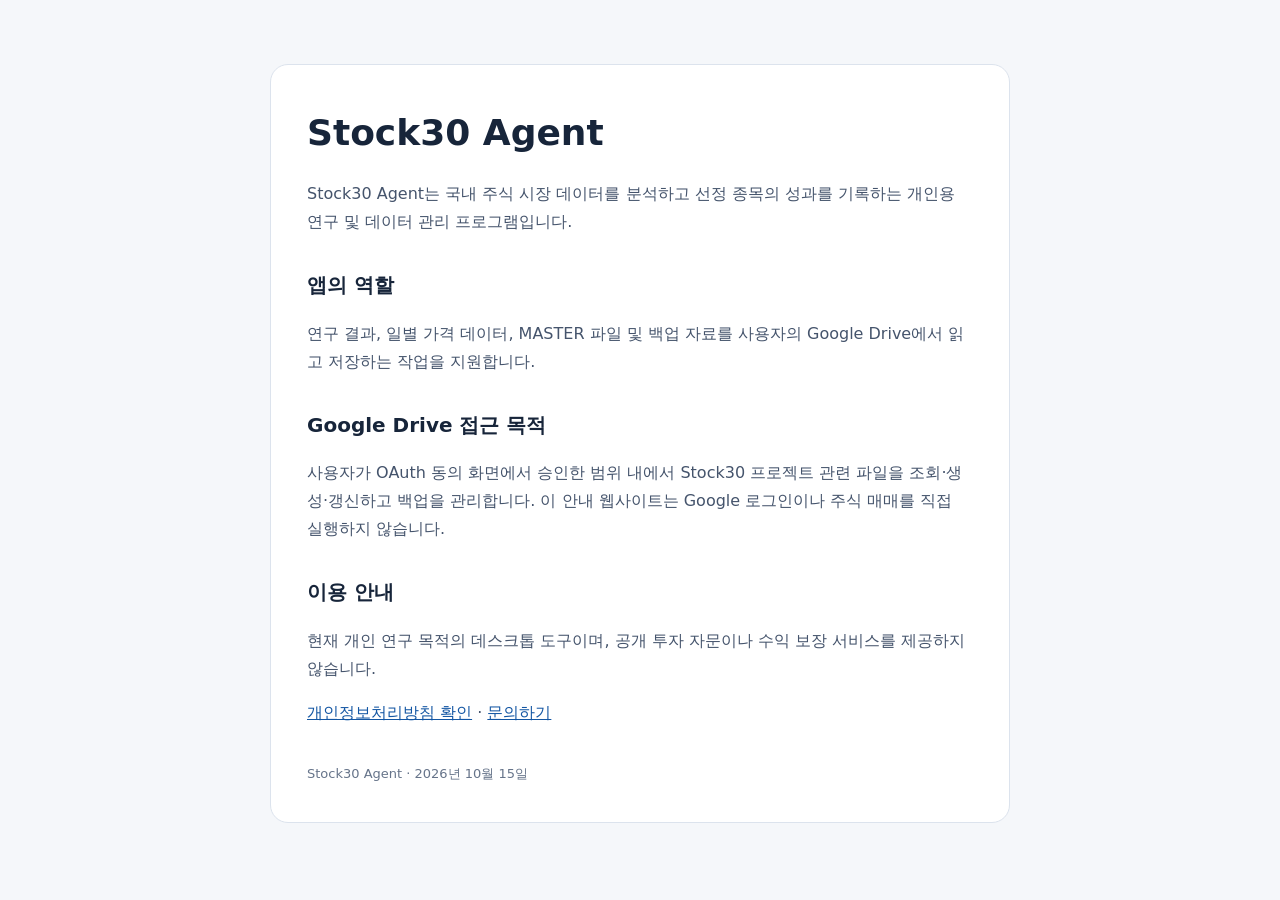
<file: index.html>
<!doctype html>
<html lang="ko">
<head>
<meta charset="utf-8"><meta name="viewport" content="width=device-width, initial-scale=1">
<title>Stock30 Agent | 앱 안내</title>
<style>
body{font-family:system-ui,'Malgun Gothic',sans-serif;background:#f5f7fa;color:#17253a;line-height:1.75;margin:0}main{max-width:740px;margin:64px auto;padding:0 22px}article{background:white;border:1px solid #dce3ed;border-radius:18px;padding:36px}h1{font-size:36px;margin:0 0 16px}h2{font-size:20px;margin-top:32px}p{color:#45546c}a{color:#1356a3}footer{margin-top:36px;color:#66748a;font-size:13px}
</style>
</head>
<body><main><article>
<h1>Stock30 Agent</h1>
<p>Stock30 Agent는 국내 주식 시장 데이터를 분석하고 선정 종목의 성과를 기록하는 개인용 연구 및 데이터 관리 프로그램입니다.</p>
<h2>앱의 역할</h2>
<p>연구 결과, 일별 가격 데이터, MASTER 파일 및 백업 자료를 사용자의 Google Drive에서 읽고 저장하는 작업을 지원합니다.</p>
<h2>Google Drive 접근 목적</h2>
<p>사용자가 OAuth 동의 화면에서 승인한 범위 내에서 Stock30 프로젝트 관련 파일을 조회·생성·갱신하고 백업을 관리합니다. 이 안내 웹사이트는 Google 로그인이나 주식 매매를 직접 실행하지 않습니다.</p>
<h2>이용 안내</h2>
<p>현재 개인 연구 목적의 데스크톱 도구이며, 공개 투자 자문이나 수익 보장 서비스를 제공하지 않습니다.</p>
<p><a href="./privacy.html">개인정보처리방침 확인</a> · <a href="https://github.com/ddmsg69-crypto/stock30-agent/issues">문의하기</a></p>
<footer>Stock30 Agent · 2026년 10월 15일</footer>
</article></main></body></html>
</file>
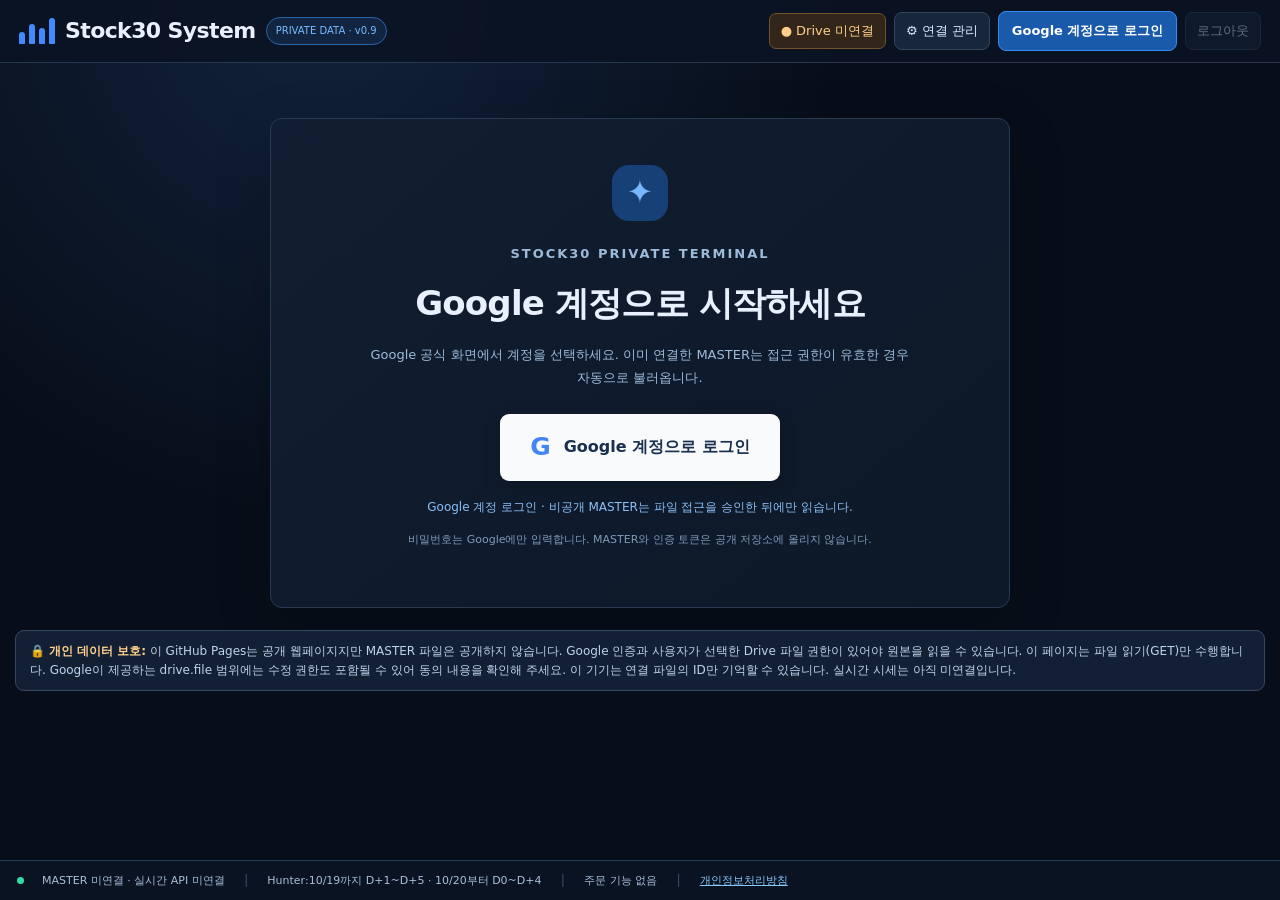
<file: dashboard-private.html>
<!doctype html>
<html lang="ko">
<head>
<meta charset="utf-8">
<meta name="viewport" content="width=device-width, initial-scale=1">
<meta name="color-scheme" content="dark">
<meta name="description" content="Stock30 System 개인용 읽기 전용 Google Drive MASTER 대시보드">
<meta http-equiv="Content-Security-Policy" content="default-src 'none'; script-src 'self' https://accounts.google.com https://apis.google.com https://www.gstatic.com; style-src 'self' 'unsafe-inline' https://www.gstatic.com; connect-src https://www.googleapis.com https://openidconnect.googleapis.com https://oauth2.googleapis.com; frame-src https://accounts.google.com https://drive.google.com https://docs.google.com https://*.google.com https://*.googleusercontent.com; img-src 'self' data: https://*.googleusercontent.com https://www.gstatic.com https://ssl.gstatic.com https://*.google.com; font-src 'self' https://fonts.gstatic.com; object-src 'none'; base-uri 'none'; form-action 'none'; upgrade-insecure-requests">
<title>Stock30 System — Private Data Terminal v0.9</title>
<link rel="stylesheet" href="./stock30-private.css?v=20261026">
<script defer src="https://accounts.google.com/gsi/client"></script>
<script defer src="https://apis.google.com/js/api.js"></script>
<script defer src="./stock30-web-today.js?v=20261026"></script>
<script defer src="./stock30-web-morning.js?v=20261028"></script>
<script defer src="./stock30-private.js?v=20261028a"></script>
</head>
<body>
<header class="topbar">
  <div class="logo"><span class="logo-bars"><i></i><i></i><i></i><i></i></span><span class="logo-name">Stock30 System</span><span class="outline-badge">PRIVATE DATA · v0.9</span></div>
  <div class="top-actions"><span class="live-chip" id="connectionChip">● Drive 미연결</span><button class="top-control" id="settingsBtn" type="button">⚙ 연결 관리</button><button class="top-control primary" id="loginBtn" type="button">Google 계정으로 로그인</button><button class="top-control" id="logoutBtn" type="button" disabled>로그아웃</button></div>
</header>
<main class="shell">
  <section class="welcome-panel card" id="welcomePanel" aria-label="Stock30 Google 로그인">
    <div class="welcome-inner"><span class="welcome-lock">✦</span><p class="welcome-eyebrow">STOCK30 PRIVATE TERMINAL</p>
    <h1>Google 계정으로 시작하세요</h1><p>Google 공식 화면에서 계정을 선택하세요. 이미 연결한 MASTER는 접근 권한이 유효한 경우 자동으로 불러옵니다.</p>
    <button type="button" id="welcomeLoginBtn" class="welcome-google"><span class="g-mark">G</span> Google 계정으로 로그인</button>
    <p class="welcome-hint" id="welcomeHint">Google 로그인은 바로 가능해요. 최초 MASTER 파일 선택 시 Picker 설정이 필요할 수 있어요.</p>
    <p class="welcome-safety">비밀번호는 Google에만 입력합니다. MASTER와 인증 토큰은 공개 저장소에 올리지 않습니다.</p></div>
  </section>
  <div class="notice" id="securityNotice">🔒 <strong>개인 데이터 보호:</strong> 이 GitHub Pages는 공개 웹페이지지만 MASTER 파일은 공개하지 않습니다. Google 인증과 사용자가 선택한 Drive 파일 권한이 있어야 원본을 읽을 수 있습니다. 이 페이지는 파일 읽기(GET)만 수행합니다. Google이 제공하는 drive.file 범위에는 수정 권한도 포함될 수 있어 동의 내용을 확인해 주세요. 이 기기는 연결 파일의 ID만 기억할 수 있습니다. 실시간 시세는 아직 미연결입니다.</div>
  <section class="setup-panel card" id="settingsPanel" hidden>
    <div class="setup-title"><div><h2>Google Drive 개인 연결</h2><p>웹 Google 로그인 ID는 이미 설정됐습니다. 최초 비공개 MASTER 선택에 필요한 Google Picker API 키만 입력합니다. Windows Desktop OAuth·MASTER는 변경하지 않습니다.</p></div><button type="button" class="quiet-btn" id="closeSettingsBtn">접기 ×</button></div>
    <div class="setup-grid">
      <label>웹 OAuth 클라이언트 ID <span class="hint">(자동 설정 완료 · 읽기 전용)</span><input id="clientId" type="text" autocomplete="off" spellcheck="false" placeholder="...apps.googleusercontent.com"></label>
      <label>HTTP 참조 제한된 브라우저 API 키<input id="apiKey" type="text" autocomplete="off" spellcheck="false" placeholder="Google Picker API 키"></label>
      <label>Google Cloud 프로젝트 번호 (확인 필요)<input id="projectNumber" type="text" autocomplete="off" inputmode="numeric" placeholder="숫자 프로젝트 번호"></label>
    </div>
    <div class="setup-actions"><button class="primary-btn" type="button" id="saveConfigBtn">설정 저장 (이 브라우저만)</button><span class="small-note">토큰·MASTER 내용은 브라우저 저장소에 보관하지 않습니다. 편의를 위해 연결 파일 ID만 이 기기에 저장할 수 있습니다. 공개 저장소에는 실제 데이터가 없습니다.</span></div>
  </section>
  <section class="workflow card" id="workflowSection" hidden aria-label="MASTER 데이터 읽기 절차">
    <div class="workflow-head"><strong>데이터 연결 단계</strong><span class="muted" id="authUser">Google 로그인 필요</span><button type="button" class="quiet-btn" id="toggleConnection">접기</button></div>
    <div class="step-row">
      <div class="step"><span class="step-number">1</span><div><b>Google 인증</b><small>본인 Drive 권한</small></div><span class="step-state" id="loginState">대기</span></div>
      <div class="step"><span class="step-number">2</span><div><b>MASTER 포인터</b><small>master_current.json</small></div><button class="thin-btn" type="button" id="pickPointerBtn" disabled>Drive에서 선택</button></div>
      <div class="step"><span class="step-number">3</span><div><b>검증 생성본</b><small>master21_generation_*.json</small></div><button class="thin-btn" type="button" id="pickGenerationBtn" disabled>Drive에서 선택</button></div>
      <div class="step"><span class="step-number">4</span><div><b>보조 데이터</b><small>공식 LOCK / LEARNING_SCORE_SNAPSHOT JSON</small></div><button class="thin-btn" type="button" id="pickExtraBtn" disabled>선택 (선택사항)</button></div>
    </div>
    <div class="workflow-bottom"><div id="dataStatus" aria-live="polite">Google 로그인부터 시작하세요. 최초 1회 Drive 파일 권한을 승인하면 다음 접속 시 자동 불러오기를 시도합니다.</div><button type="button" class="thin-btn" id="refreshMasterBtn">↻ 최신 MASTER 확인</button><label class="upload-label">로컬 파일로 미리 확인<input id="localImport" type="file" accept=".json,application/json" multiple></label><button type="button" class="quiet-btn" id="clearBtn">현재 화면 지우기</button><button type="button" class="quiet-btn" id="forgetFilesBtn">기억한 연결 지우기</button></div>
  </section>
  <div class="dashboard-body" id="dashboardBody" hidden>
  <section class="card" aria-label="점수 스냅샷 연결 상태" style="padding:16px;margin-bottom:16px">
    <strong id="scoreConnectionStatus" role="status" aria-live="polite">점수 미연결</strong>
    <p id="scoreModeLabel" class="muted">연결 방식: 기존 스냅샷</p>
    <p id="scoreConnectionMessage" class="muted">MASTER 연결 후 허용된 점수 스냅샷을 확인합니다.</p>
    <p id="scoreConnectionDiagnostic" class="muted" style="overflow-wrap:anywhere" aria-label="익명화된 요청 진단"></p>
    <p id="scoreConnectedCohorts" class="muted" style="overflow-wrap:anywhere">연결 코호트 없음</p>
    <small id="scoreConnectionChecked" class="muted">마지막 연결 확인: —</small>
    <button type="button" class="thin-btn" id="retryScoresBtn">↻ 점수 자동 연결 재시도</button>
    <button type="button" class="thin-btn" id="pickFixedScoreBtn" disabled>고정 누적 점수 파일 선택</button>
    <button type="button" class="quiet-btn" id="useSnapshotModeBtn" disabled>기존 스냅샷 방식 사용</button>
    <p id="scoreFixedState" class="muted"></p>
    <p class="muted">고정 누적 파일은 최초 한 번 Picker에서 승인하면 이후 로그인·MASTER 새로고침 때 같은 파일만 확인합니다. 기존 일별 스냅샷은 연결 관리의 보조 데이터에서 계속 선택할 수 있습니다. 파일 접근이 해제되면 다시 로그인하거나 Picker에서 재선택해 주세요.</p>
  </section>
  <section class="card refresh-status" aria-label="아침 공식30 자동 전환"><strong>오전 09:00 공식 30종 자동 전환</strong>
    <p id="morningStatus" role="status" aria-live="polite">로그인 후 고정 WEB_TODAY.json 최초 1회 선택</p>
    <button class="thin-btn" id="pickWebTodayBtn" type="button" disabled>아침 자동 연결 파일 선택 (최초 1회)</button>
    <button class="thin-btn" id="retryWebTodayBtn" type="button" disabled>↻ 오늘 공식30 확인</button>
    <p class="muted">08:30 Work에서 검증된 공식 LOCK을 별도 비공개 파일로 게시합니다. 09:00부터 오늘 30종과 TOP5를 표시하며, 성과·가격은 검증된 장마감 MASTER만 사용합니다. 게시가 지연되면 이전 정상본을 표시하고 대기 사유를 알립니다.</p>
  </section>
  <section class="card refresh-status" aria-label="공식 데이터 갱신 상태"><p id="masterRefreshStatus" role="status" aria-live="polite">MASTER 미연결</p><p class="muted">표시 중인 탭은 5분마다 확인합니다. 점수 연결 상태는 공식 성과 갱신과 별도로 표시됩니다.</p></section>
  <div class="kpi-grid" id="summary" aria-label="검증 성과 개요"></div>
  <div class="main-grid">
    <section class="card terminal">
      <nav class="tabs" id="tabs" aria-label="대시보드 탭">
        <button type="button" class="active" data-tab="stocks">공식 선정 30종</button><button type="button" data-tab="reasons">선정 이유</button><button type="button" data-tab="top5">TOP5</button><button type="button" data-tab="days">DAY별 성과</button><button type="button" data-tab="learning">학습 데이터</button>
      </nav>
      <div class="controls"><div class="filters" id="filters"></div><div class="right-tools"><input id="search" type="search" placeholder="종목명·코드 검색" aria-label="종목 검색"><select id="sort" aria-label="정렬"><option value="rank">선정 순위</option><option value="total" disabled>종합점수순 (미수집)</option><option value="chart">차트점수순</option><option value="momentum">모멘텀순</option><option value="light">LIGHT 점수순</option><option value="mfe">MFE순</option></select></div></div>
      <div id="content" class="tab-content"></div>
    </section>
    <aside id="detail" class="card detail" aria-label="선택 종목 상세"></aside>
  </div>
  </div><!-- dashboardBody -->
</main>
<footer class="bottom"><span class="green-dot"></span><span id="footerState">실제 MASTER 파일 연결 전</span><span class="divider">│</span><span id="hunterPolicyLabel">Hunter:10/19까지 D+1~D+5 · 10/20부터 D0~D+4</span><span class="divider">│</span><span>주문 기능 없음</span><span class="divider">│</span><a href="./privacy.html">개인정보처리방침</a></footer>
</body>
</html>
</file>
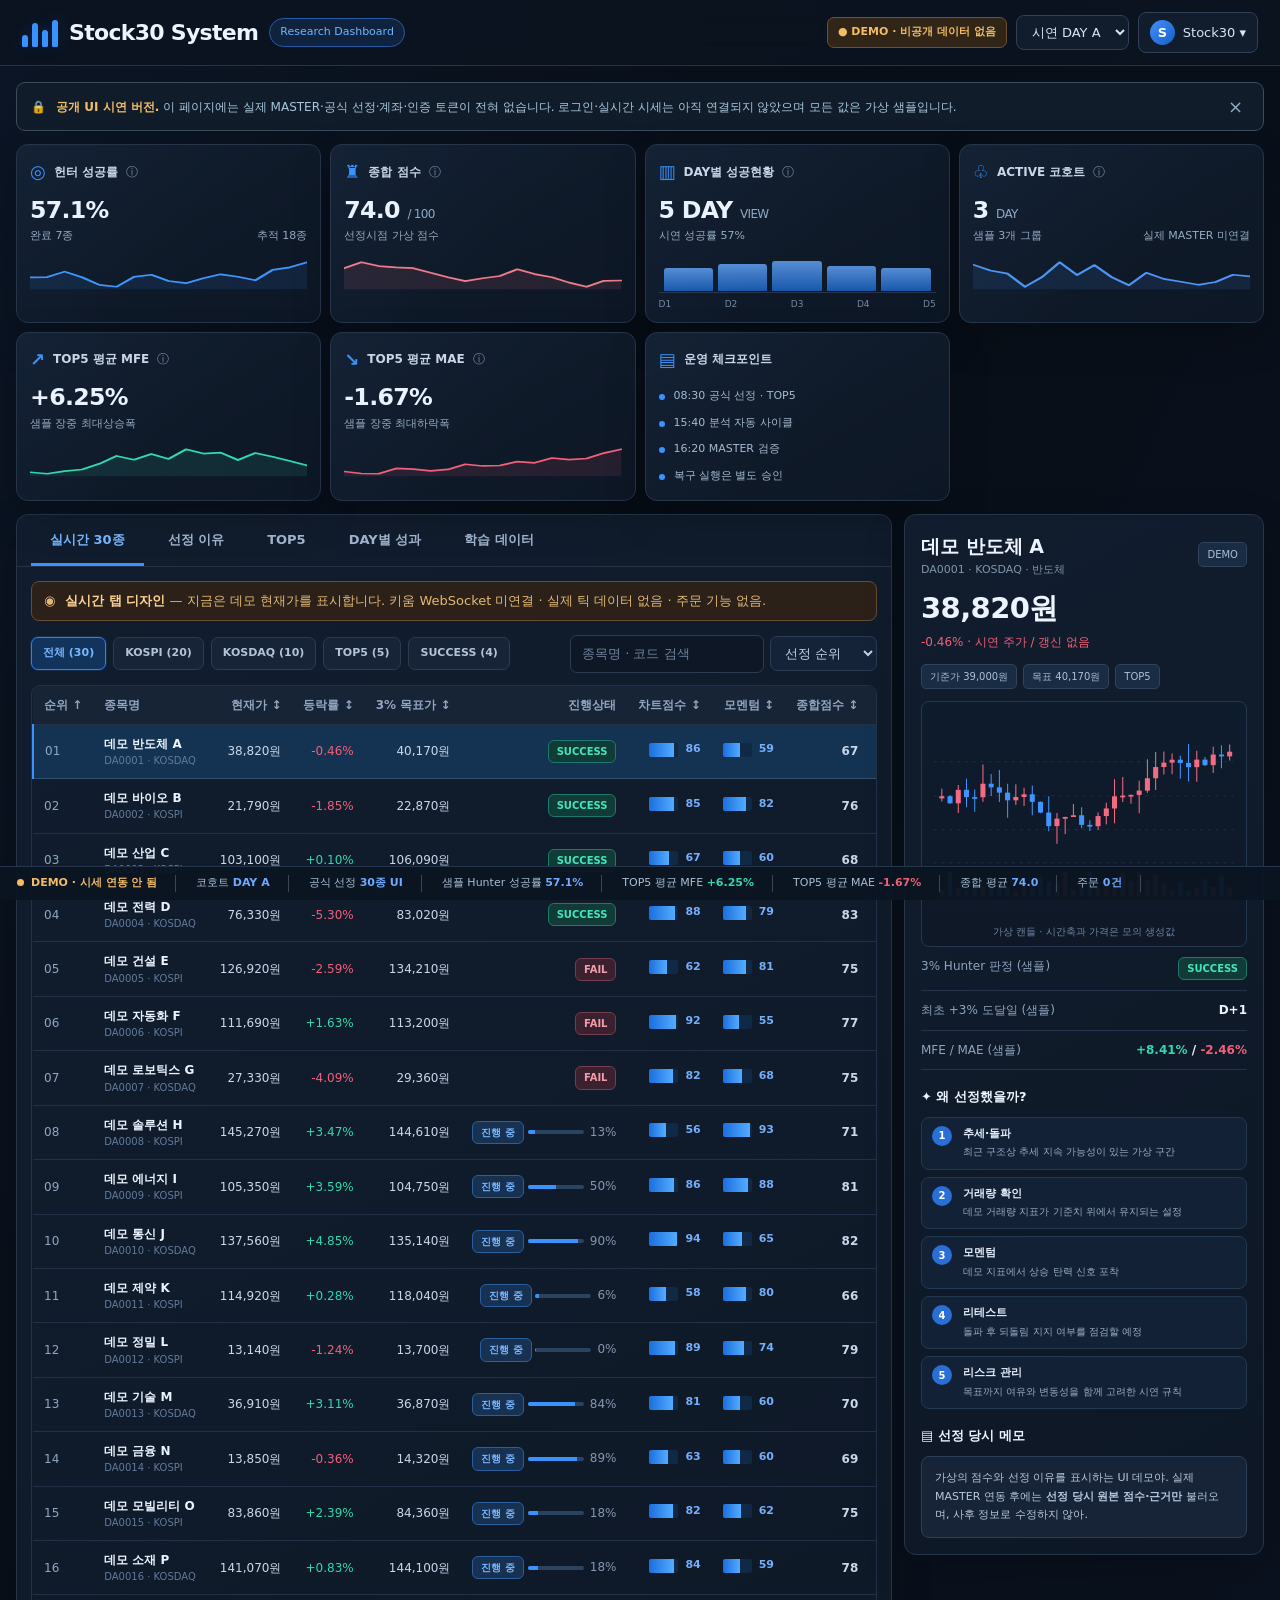
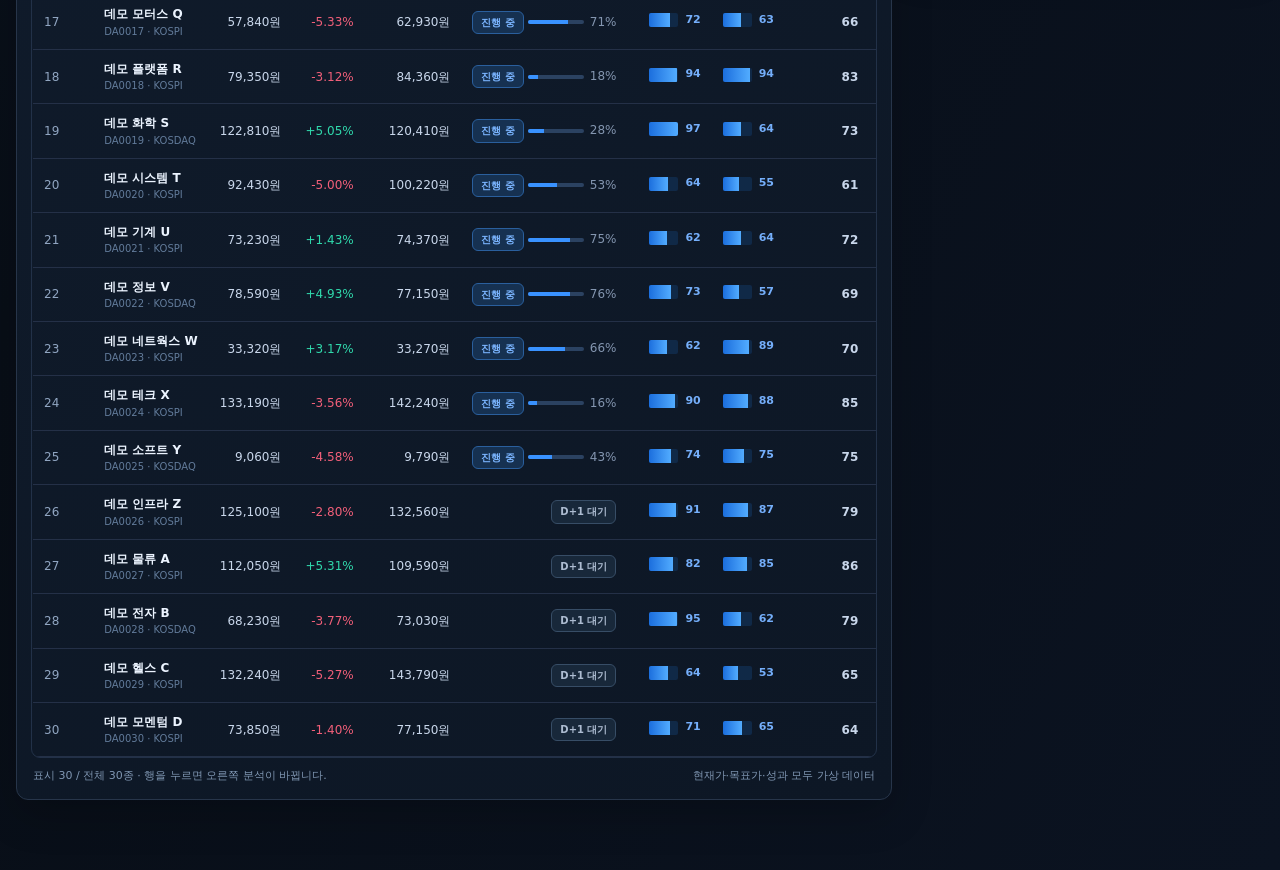
<file: dashboard.html>
<!doctype html>
<html lang="ko">
<head>
<meta charset="utf-8">
<meta name="viewport" content="width=device-width, initial-scale=1">
<meta name="color-scheme" content="dark">
<meta name="description" content="Stock30 System private research dashboard UI preview; all performance and price numbers are fictional demos.">
<meta http-equiv="Content-Security-Policy" content="default-src 'none'; script-src 'unsafe-inline'; style-src 'unsafe-inline'; img-src 'self' data:; connect-src 'none'; object-src 'none'; font-src 'none'; base-uri 'none'; form-action 'none'">
<title>Stock30 System — Research Terminal v0.2</title>
<style>
:root{--bg:#080e17;--panel:#0f1928;--panel2:#111e30;--panel3:#15243a;--line:#263346;--line2:#1b293c;--ink:#edf4ff;--soft:#b9c8dc;--muted:#8496b0;--blue:#3992ff;--cyan:#61b1ff;--green:#30d9ac;--red:#f15f79;--amber:#f3bc65;--purple:#a9a1ff;--r:12px;--shadow:0 15px 42px #0003}
*{box-sizing:border-box}html{scroll-behavior:smooth}body{margin:0;background:linear-gradient(115deg,#0b1525,#080e17 37%,#0b1321);color:var(--ink);font:13px/1.52 system-ui,-apple-system,"Apple SD Gothic Neo","Malgun Gothic","Segoe UI",sans-serif;min-height:100vh}button,input,select{font:inherit}button{cursor:pointer}button:focus-visible,input:focus-visible,select:focus-visible,a:focus-visible{outline:2px solid var(--cyan);outline-offset:3px}a{color:var(--cyan)}.mono{font-variant-numeric:tabular-nums}.muted{color:var(--muted)}.positive{color:var(--green)!important}.negative{color:var(--red)!important}.blue{color:var(--cyan)!important}.amber{color:var(--amber)!important}.dim{opacity:.75}.sr{position:absolute!important;height:1px;width:1px;overflow:hidden;clip:rect(0,0,0,0)}
.topbar{height:66px;background:#0c1421ee;border-bottom:1px solid var(--line);padding:0 22px;display:flex;gap:20px;align-items:center;justify-content:space-between;position:sticky;top:0;z-index:20;backdrop-filter:blur(14px)}.logo{display:flex;align-items:center;gap:11px;min-width:0}.logo-bars{display:flex;gap:4px;align-items:end;height:28px;flex:none}.logo-bars i{width:6px;border-radius:4px 4px 2px 2px;background:var(--blue);box-shadow:0 0 18px #3191fc33}.logo-bars i:nth-child(1){height:12px}.logo-bars i:nth-child(2){height:24px}.logo-bars i:nth-child(3){height:17px}.logo-bars i:nth-child(4){height:27px}.logo-name{font-size:22px;font-weight:850;letter-spacing:-.7px;white-space:nowrap}.outline-badge{border:1px solid #285aa4;background:#10233e;color:#70b7ff;padding:5px 10px;border-radius:50px;font-size:11px;white-space:nowrap}.top-actions{display:flex;gap:9px;align-items:center}.top-control{background:#111c2d;color:#d7e5f6;border:1px solid #304158;border-radius:8px;min-height:35px;padding:7px 11px}.demo-chip{font-size:11px;border:1px solid #70512e;background:#302516;color:var(--amber);padding:6px 10px;border-radius:7px;font-weight:750}.user-chip{display:flex;align-items:center;gap:8px}.avatar{height:25px;width:25px;display:grid;place-items:center;background:linear-gradient(135deg,#438dff,#1362c5);border-radius:50%;color:white;font-weight:800}.shell{max-width:2100px;margin:auto;padding:16px 16px 70px}.info-banner{border:1px solid #3d4c5c;background:#101c2a;border-radius:9px;margin-bottom:13px;padding:9px 14px;display:flex;align-items:center;gap:10px;color:#a9c6dd;font-size:12px}.info-banner strong{color:var(--amber)}.info-banner button{margin-left:auto;border:0;background:transparent;color:#90a8bc;font-size:18px}.kpi-grid{display:grid;grid-template-columns:repeat(7,minmax(0,1fr));gap:9px}.card{background:linear-gradient(150deg,#111d2e,#0d1725);border:1px solid #27354a;border-radius:var(--r);min-width:0;box-shadow:var(--shadow)}.kpi{padding:13px 13px 10px;min-height:160px;position:relative;overflow:hidden}.kpi::after{content:'';position:absolute;inset:0;background:linear-gradient(135deg,#5c94d70b,transparent 55%);pointer-events:none}.kpi-head{display:flex;align-items:center;gap:8px;color:#cbd8e9;font-weight:750;font-size:12px;white-space:nowrap}.kpi-icon{color:var(--blue);font-size:18px}.hint{color:#768ba4;font-size:12px;font-weight:400}.kpi-num{font-size:clamp(20px,1.85vw,29px);letter-spacing:-.7px;font-weight:880;margin-top:11px;line-height:1.12;white-space:nowrap}.kpi-num small{font-size:12px;font-weight:500;color:#8faac5}.kpi-sub{display:flex;justify-content:space-between;gap:6px;font-size:11px;color:#97abc2;margin-top:5px;white-space:nowrap;overflow:hidden}.kpi-sub span{overflow:hidden;text-overflow:ellipsis}.spark{width:100%;height:38px;display:block;margin-top:8px}.daybars{display:flex;align-items:end;gap:5px;height:42px;border-bottom:1px solid #283549;padding:0 5px 1px;margin-top:6px}.daybars button{border:0;min-width:0;flex:1;border-radius:3px 3px 0 0;background:linear-gradient(#68aaff,#1a67cc);opacity:.8}.daybars button:hover{opacity:1;filter:brightness(1.3)}.day-labels{display:flex;justify-content:space-between;font-size:9px;color:#788aa3;margin-top:5px}.checkpoints{margin:10px 0 0;padding:0;list-style:none}.checkpoints li{display:flex;gap:9px;font-size:11px;color:#a6bacf;padding:5px 0;white-space:nowrap;overflow:hidden;text-overflow:ellipsis}.checkpoints i{width:6px;height:6px;background:var(--blue);border-radius:50%;flex:none;margin-top:6px}.checkpoints li span{white-space:nowrap;overflow:hidden;text-overflow:ellipsis}
.main-grid{display:grid;grid-template-columns:minmax(0,1fr) 410px;gap:12px;margin-top:13px;align-items:start}.terminal{overflow:hidden;min-height:660px}.tabs{display:flex;align-items:center;gap:5px;padding:0 14px;border-bottom:1px solid var(--line);overflow:auto}.tabs button{background:transparent;border:0;border-bottom:3px solid transparent;color:#a3b6d0;padding:15px 19px 13px;font-size:13px;font-weight:760;white-space:nowrap}.tabs button.active{border-bottom-color:var(--blue);color:#79b9ff}.tabs button:hover{color:white}.tab-content{padding:14px}.filters{display:flex;align-items:center;gap:7px;flex-wrap:wrap;margin-bottom:12px}.filterbtn{border:1px solid #2b3c52;border-radius:7px;background:#172337;color:#b2c3d8;padding:7px 11px;font-size:11px;font-weight:700;white-space:nowrap}.filterbtn.active{color:#79b9ff;border-color:#347ee9;background:#12335c;box-shadow:0 0 0 1px #2776d62f}.right-tools{display:flex;align-items:center;gap:6px;margin-left:auto}.searchbox{border:1px solid #2b3c52;border-radius:7px;background:#0d1726;color:#e0edff;padding:8px 11px;min-width:180px;max-width:210px}.searchbox::placeholder{color:#6f839e}.toolselect{border:1px solid #2b3c52;border-radius:7px;background:#152339;color:#c1d1e3;padding:8px 10px;max-width:140px}.data-wrap{max-width:100%;overflow:auto;border:1px solid #223148;border-radius:9px}.stock-table{width:100%;border-collapse:collapse;white-space:nowrap;font-size:12px}.stock-table th{background:#172436;color:#91a6c2;font-weight:750;text-align:right;padding:10px 11px;position:sticky;top:0;z-index:1;border-bottom:1px solid var(--line)}.stock-table th:first-child,.stock-table th:nth-child(2){text-align:left}.stock-table th button{font:inherit;color:inherit;border:0;background:transparent;cursor:pointer;padding:0}.stock-table td{padding:10px 11px;border-bottom:1px solid #243047;color:#c9d7eb;text-align:right}.stock-table td:first-child{color:#91a6c2;text-align:left}.stock-table td:nth-child(2){text-align:left}.stock-table tr{transition:background .12s;cursor:pointer}.stock-table tbody tr:hover{background:#192d49}.stock-table tbody tr.selected{background:#143251;border-left:2px solid var(--blue)}.stock-table tbody tr.selected td{border-bottom-color:#31506b}.stock-name{font-weight:760;color:#ecf4ff}.stock-code{display:block;font-size:10px;color:#627b9a}.score{display:inline-flex;gap:7px;align-items:center}.score b{font-variant-numeric:tabular-nums;color:#75affb;font-size:11px}.score-bar{width:29px;height:14px;background:#102947;display:flex;align-items:end;border-radius:2px;overflow:hidden}.score-bar i{height:100%;background:linear-gradient(90deg,#1b6edd,#52acff);display:block}.status{display:inline-flex;padding:3px 8px;border-radius:6px;font-size:10px;font-weight:800;border:1px solid}.status.success{border-color:#1b7b6b;color:#43e5bd;background:#103b36}.status.fail{border-color:#753d4f;color:#f29eaa;background:#3b2030}.status.track{border-color:#2a5f9d;color:#7bb5ff;background:#163151}.status.wait{border-color:#374d66;color:#adbcd1;background:#18283a}.empty{padding:54px 12px!important;text-align:center!important;color:#8196b0!important}.table-foot{display:flex;justify-content:space-between;gap:10px;padding:10px 2px 0;color:#8097b3;font-size:11px}.panel-title{font-weight:780;font-size:16px;margin:0 0 4px}.panel-sub{color:#8196b0;margin:0 0 16px;font-size:11px}.section-box{padding:16px;border:1px solid #2a3d54;background:#0c1726;border-radius:9px;margin-top:12px}.detail{overflow:hidden;padding:16px;position:sticky;top:80px}.detail-head{display:flex;align-items:center;justify-content:space-between}.detail-name{font-size:19px;font-weight:820;margin:1px 0}.detail-symbol{font-size:11px;color:#8095ac}.detail-price{font-weight:900;letter-spacing:-.6px;font-size:29px;margin:8px 0 0}.detail-pricemeta{font-size:12px;margin:2px 0 13px}.detail-pills{display:flex;gap:6px}.pill{font-size:10px;padding:4px 8px;background:#1a2c44;border:1px solid #30435b;border-radius:5px;color:#a9c0da}.right-chart{border:1px solid #25374e;border-radius:8px;background:linear-gradient(#0d1c2d,#101827);padding:7px;margin-top:12px}.chart-axis{font-size:10px;color:#6e86a4;text-align:center;margin-top:5px}.candles{width:100%;height:210px;display:block}.detail-h{font-size:13px;font-weight:830;margin:17px 0 10px;display:flex;gap:7px;align-items:center}.reasons{list-style:none;padding:0;margin:0;display:flex;flex-direction:column;gap:7px}.reasons li{display:grid;grid-template-columns:23px 1fr;align-items:start;gap:8px;padding:8px 10px;background:#122136;border:1px solid #233950;border-radius:8px;font-size:12px}.reason-n{display:grid;place-items:center;background:#296fd6;color:white;border-radius:50%;font-weight:800;width:20px;height:20px;font-size:10px}.reason-text b{display:block;color:#e6effd;font-size:11px}.reason-text span{font-size:10px;color:#99adc5}.notes{background:#172437;border:1px solid #2b3e57;color:#b6c9df;padding:12px 13px;border-radius:8px;font-size:11px;line-height:1.7}.foot-ticker{position:fixed;bottom:0;left:0;right:0;height:34px;z-index:19;background:#0b1522ed;border-top:1px solid #26364a;display:flex;align-items:center;gap:20px;padding:0 17px;overflow:auto;white-space:nowrap;scrollbar-width:none;font-size:11px}.foot-ticker span{border-right:1px solid #36475a;padding-right:18px;color:#aac0d6}.foot-ticker strong{color:#6eaaff;font-weight:800}.foot-ticker .green{color:var(--green)}.foot-ticker .red{color:var(--red)}.live-dot{display:inline-block;width:7px;height:7px;border-radius:50%;background:var(--amber);margin-right:7px}.ghostlock{border:1px solid #664c33;background:#2b2119;color:#e4b875;border-radius:8px;padding:9px 12px;display:flex;gap:10px;align-items:flex-start;margin-bottom:14px;line-height:1.55}.ghostlock strong{color:#ffd193}.side-section{margin-top:14px}.band{height:4px;background:#1b2940;border-radius:30px;overflow:hidden}.band i{height:100%;display:block;background:linear-gradient(90deg,#2968cf,#4ab6fa)}.cell-progress{width:56px;display:inline-block;margin-right:6px;vertical-align:middle}.cell-progress i{height:4px;display:block;background:#2b4261;border-radius:4px;overflow:hidden}.cell-progress i:after{content:'';display:block;width:var(--progress);height:100%;background:var(--blue)}.demo-alert{background:#12304a;border:1px solid #2b5470;color:#b6d8ed;padding:12px 13px;border-radius:8px;margin-bottom:14px;font-size:12px}.subtabs{display:flex;gap:6px;margin:0 0 13px}.subtabs button{border:1px solid #30425c;color:#91b2d6;background:#101e30;border-radius:7px;padding:7px 11px}.subtabs button.active{background:#185190;color:white}.day-grid{display:grid;grid-template-columns:repeat(5,minmax(0,1fr));gap:9px}.day-card{background:#112035;border:1px solid #29415b;border-radius:8px;padding:14px;cursor:pointer;color:inherit;text-align:left}.day-card.active{outline:1px solid var(--blue);background:#153453}.day-card b{display:block;font-size:20px;margin:6px 0 2px}.day-card small{font-size:10px;color:#849bb6}.info-row{display:flex;justify-content:space-between;gap:10px;border-bottom:1px solid #24334a;padding:10px 0;font-size:12px}.info-row span{color:#8ea4bf}.reason-grid{display:grid;grid-template-columns:repeat(2,minmax(0,1fr));gap:11px}.reason-card{background:#132237;border:1px solid #293d57;padding:14px;border-radius:9px}.reason-card h4{margin:0 0 7px;font-size:13px}.reason-card p{margin:0;color:#a7b9d0;font-size:11px;line-height:1.8}.rank-rows{display:grid;gap:8px}.rank-item{display:grid;grid-template-columns:28px 1fr 60px;align-items:center;gap:10px;background:#122238;border:1px solid #293d57;padding:10px;border-radius:8px;cursor:pointer;color:inherit;text-align:left}.rank-item:hover{border-color:var(--blue)}.rank-num{display:grid;place-items:center;width:26px;height:26px;border-radius:7px;background:#214776;color:#9ed0ff;font-weight:900}.learning-grid{display:grid;grid-template-columns:repeat(3,minmax(0,1fr));gap:12px}.learning-card{background:#122238;border:1px solid #29405b;border-radius:10px;padding:16px}.learning-card h4{margin:0 0 10px}.learning-card p{font-size:12px;color:#a6b9d0;line-height:1.7}.learning-card b{font-size:28px}.nulltag{color:var(--amber);font-weight:750}.mini-tag{padding:3px 7px;background:#23344d;border-radius:5px;font-size:10px;color:#9ab2d1}.notice{font-size:11px;color:#8ea5bf;padding:10px 14px 0}
@media(max-width:1450px){.kpi-grid{grid-template-columns:repeat(4,minmax(0,1fr))}.main-grid{grid-template-columns:minmax(0,1fr) 360px}.kpi{min-height:150px}}@media(max-width:1050px){.main-grid{grid-template-columns:1fr}.detail{position:static}.kpi-grid{grid-template-columns:repeat(3,minmax(0,1fr))}.top-actions .outline-badge{display:none}}@media(max-width:680px){.shell{padding:10px 9px 65px}.topbar{padding:0 12px;height:auto;min-height:57px}.logo-name{font-size:17px}.top-actions{gap:5px}.top-control{padding:5px 7px;font-size:10px}.top-actions .user-chip{display:none}.logo .outline-badge{display:none}.kpi-grid{grid-template-columns:repeat(2,minmax(0,1fr));gap:7px}.kpi{min-height:141px;padding:12px 10px}.kpi-num{font-size:22px}.kpi-head{font-size:11px}.kpi-grid .kpi:last-child{grid-column:span 2;min-height:auto}.kpi-grid .kpi:last-child .checkpoints{display:flex;gap:12px;overflow:auto}.main-grid{margin-top:9px;gap:9px}.tab-content{padding:10px}.tabs button{padding:12px 13px}.right-tools{margin-left:0;width:100%}.searchbox{flex:1}.detail{padding:13px}.day-grid{grid-template-columns:repeat(2,1fr)}.reason-grid,.learning-grid{grid-template-columns:1fr}.info-banner{align-items:flex-start}.foot-ticker{gap:14px}.stock-table td,.stock-table th{padding:9px}.table-foot{flex-wrap:wrap}}
</style>
</head>
<body>
<header class="topbar">
  <div class="logo" aria-label="Stock30 System"><span class="logo-bars" aria-hidden="true"><i></i><i></i><i></i><i></i></span><span class="logo-name">Stock30 System</span><span class="outline-badge">Research Dashboard</span></div>
  <div class="top-actions"><span class="demo-chip">● DEMO · 비공개 데이터 없음</span><select class="top-control" id="cohort" aria-label="시연 코호트"><option value="A">시연 DAY A</option><option value="B">시연 DAY B</option><option value="C">시연 DAY C</option></select><span class="top-control user-chip"><span class="avatar">S</span>Stock30 ▾</span></div>
</header>
<main class="shell">
  <div class="info-banner" id="banner"><span aria-hidden="true">🔒</span><span><strong>공개 UI 시연 버전.</strong> 이 페이지에는 실제 MASTER·공식 선정·계좌·인증 토큰이 전혀 없습니다. 로그인·실시간 시세는 아직 연결되지 않았으며 모든 값은 가상 샘플입니다.</span><button id="closeBanner" aria-label="안내 닫기">×</button></div>
  <div class="kpi-grid" id="summary"></div>
  <div class="main-grid">
    <section class="card terminal" aria-label="선정 종목 분석 영역">
      <nav class="tabs" id="tabs" aria-label="Stock30 기능 탭">
        <button data-tab="realtime" class="active">실시간 30종</button>
        <button data-tab="reasons">선정 이유</button>
        <button data-tab="top5">TOP5</button>
        <button data-tab="days">DAY별 성과</button>
        <button data-tab="learning">학습 데이터</button>
      </nav>
      <div class="tab-content" id="content"></div>
    </section>
    <aside class="card detail" aria-label="선택한 종목 상세" id="detail"></aside>
  </div>
</main>
<footer class="foot-ticker" id="ticker" aria-label="하단 요약"></footer>
<script>
'use strict';
// Standalone preview: no secrets, no network calls, no real stock data.
const $=id=>document.getElementById(id);
const esc=s=>String(s).replace(/[&<>"']/g,c=>({'&':'&amp;','<':'&lt;','>':'&gt;','"':'&quot;',"'":'&#39;'}[c]));
const money=n=>Math.round(n).toLocaleString('ko-KR')+'원';
const percent=n=>(n>0?'+':'')+n.toFixed(2)+'%';
const statusTag={SUCCESS:'SUCCESS',FAIL:'FAIL',TRACKING:'진행 중',WAIT:'D+1 대기'};
const suffix=['반도체','바이오','산업','전력','건설','자동화','로보틱스','솔루션','에너지','통신','제약','정밀','기술','금융','모빌리티','소재','모터스','플랫폼','화학','시스템','기계','정보','네트웍스','테크','소프트','인프라','물류','전자','헬스','모멘텀'];
const sectors=['반도체','바이오','건설','전력','기계','IT','금융','산업','2차전지'];
const baseReasons=[['추세·돌파','최근 구조상 추세 지속 가능성이 있는 가상 구간'],['거래량 확인','데모 거래량 지표가 기준치 위에서 유지되는 설정'],['모멘텀','데모 지표에서 상승 탄력 신호 포착'],['리테스트','돌파 후 되돌림 지지 여부를 점검할 예정'],['리스크 관리','목표까지 여유와 변동성을 함께 고려한 시연 규칙']];
const state={cohort:'A',tab:'realtime',filter:'all',search:'',sort:'rank',descending:false,selected:0,day:0,scoreTab:'official'};
const seeds={A:13,B:31,C:47};
function rng(seed){let s=seed>>>0;return()=>{s=(s*1664525+1013904223)>>>0;return s/4294967296}};
function generate(cohort){const rr=rng(seeds[cohort]);return Array.from({length:30},(_,i)=>{
 const rank=i+1,code=`D${cohort}${String(rank).padStart(4,'0')}`;
 const start=Math.round((5200+rr()*140000)/100)*100;
 const change=(rr()-.5)*10.8;
 const price=Math.max(100,Math.round(start*(1+change/100)/10)*10);
 const chart=56+Math.floor(rr()*42),momentum=53+Math.floor(rr()*46),volume=45+Math.floor(rr()*50),risk=48+Math.floor(rr()*50);
 const total=Math.round(chart*.37+momentum*.30+volume*.22+risk*.11);
 const klass=i<5?'top5':'other',status=i<4?'SUCCESS':i<7?'FAIL':i<25?'TRACKING':'WAIT';
 const successDay=status==='SUCCESS'?1+i%5:null;
 const mfe=status==='SUCCESS'?3.3+rr()*5.4:rr()*2.7;
 const mae=-(rr()*4.2+.15);
 const reasons=baseReasons.map((r,j)=>[r[0],r[1]]);
 return {rank,code,name:`데모 ${suffix[i]} ${String.fromCharCode(65+i%26)}`,sector:sectors[i%sectors.length],market:i%3===0?'KOSDAQ':'KOSPI',start,price,change,goal:Math.round(start*1.03/10)*10,chart,momentum,volume,risk,total,status,successDay,mfe,mae,top5:klass==='top5',reasons,cohort};
 });}
const cohorts={A:generate('A'),B:generate('B'),C:generate('C')};
const data=()=>cohorts[state.cohort];
const selected=()=>data()[state.selected]||data()[0];
const completions=a=>a.filter(r=>r.status==='SUCCESS'||r.status==='FAIL');
const winrate=a=>{let c=completions(a);return c.length?100*c.filter(r=>r.status==='SUCCESS').length/c.length:0};
const mean=(rows,k)=>rows.length?rows.reduce((a,r)=>a+r[k],0)/rows.length:0;
function spark(vals,color='#3c93f3',h=45){const min=Math.min(...vals),max=Math.max(...vals),range=Math.max(max-min,1);const p=vals.map((v,i)=>[i/(vals.length-1)*186,40-(v-min)/range*29]);let lines=p.map(x=>x.join(',')).join(' ');const fill='0,43 '+lines+' 186,43';return `<svg class="spark" viewBox="0 0 186 45" preserveAspectRatio="none" aria-hidden="true"><polyline points="${fill}" fill="${color}1b" stroke="none"/><polyline points="${lines}" fill="none" stroke="${color}" stroke-width="2" stroke-linecap="round" stroke-linejoin="round"/></svg>`}
const trend=(s,n=17)=>{let v=50;const r=rng(s);return Array.from({length:n},()=>v+=(r()-.44)*9)};
function summary(){const records=data(), done=completions(records), top=records.filter(x=>x.top5), w=winrate(records),dayRates=[58,68,76,62,Math.round(w)];
 const k=(title,value,sub,icon,plot)=>`<article class="card kpi"><div class="kpi-head"><span class="kpi-icon">${icon}</span>${title}<span class="hint" title="가상 데이터">ⓘ</span></div><div class="kpi-num mono">${value}</div><div class="kpi-sub">${sub}</div>${plot||''}</article>`;
 $('summary').innerHTML=[
 k('헌터 성공률',w.toFixed(1)+'%',`<span>완료 ${done.length}종</span><span>추적 ${records.filter(x=>x.status==='TRACKING').length}종</span>`,'◎',spark(trend(seeds[state.cohort]),'#3e96ff')),
 k('종합 점수',mean(records,'total').toFixed(1)+' <small>/ 100</small>',`<span>선정시점 가상 점수</span>`,'♜',spark(trend(seeds[state.cohort]+5),'#f07b89')),
 k('DAY별 성공현황','5 DAY <small>VIEW</small>',`<span>시연 성공률 ${Math.round(w)}%</span>`,'▥',`<div class="daybars">${dayRates.map((x,i)=>`<button type="button" aria-label="DAY ${i+1} 예시 ${x}%" data-day="${i}" style="height:${Math.max(13,x)}%"></button>`).join('')}</div><div class="day-labels">${dayRates.map((x,i)=>`<span>D${i+1}</span>`).join('')}</div>`),
 k('ACTIVE 코호트','3 <small>DAY</small>','<span>샘플 3개 그룹</span><span>실제 MASTER 미연결</span>','♧',spark(trend(11),'#4b95f4')),
 k('TOP5 평균 MFE',`+${mean(top,'mfe').toFixed(2)}%`,'<span>샘플 장중 최대상승폭</span>','↗',spark(trend(23),'#30d9ac')),
 k('TOP5 평균 MAE',`${mean(top,'mae').toFixed(2)}%`,'<span>샘플 장중 최대하락폭</span>','↘',spark(trend(33),'#f15f79')),
 `<article class="card kpi"><div class="kpi-head"><span class="kpi-icon">▤</span>운영 체크포인트</div><ul class="checkpoints"><li><i></i><span>08:30 공식 선정 · TOP5</span></li><li><i></i><span>15:40 분석 자동 사이클</span></li><li><i></i><span>16:20 MASTER 검증</span></li><li><i></i><span>복구 실행은 별도 승인</span></li></ul></article>`
 ].join('');
 document.querySelectorAll('[data-day]').forEach(x=>x.onclick=()=>{state.tab='days';state.day=Number(x.dataset.day);render()});
}
function chip(status){return `<span class="status ${status==='SUCCESS'?'success':status==='FAIL'?'fail':status==='TRACKING'?'track':'wait'}">${statusTag[status]}</span>`}
function progress(r){const pct=Math.max(0,Math.min(100,r.mfe/3*100));return `<span class="cell-progress"><i style="--progress:${pct}%"></i></span><span class="muted">${Math.round(pct)}%</span>`}
function score(n){return `<span class="score"><span class="score-bar"><i style="width:${n}%"></i></span><b>${n}</b></span>`}
function filters(){return `<div class="filters"><button class="filterbtn ${state.filter==='all'?'active':''}" data-filter="all">전체 (${data().length})</button><button class="filterbtn ${state.filter==='kospi'?'active':''}" data-filter="kospi">KOSPI (${data().filter(r=>r.market==='KOSPI').length})</button><button class="filterbtn ${state.filter==='kosdaq'?'active':''}" data-filter="kosdaq">KOSDAQ (${data().filter(r=>r.market==='KOSDAQ').length})</button><button class="filterbtn ${state.filter==='top5'?'active':''}" data-filter="top5">TOP5 (5)</button><button class="filterbtn ${state.filter==='success'?'active':''}" data-filter="success">SUCCESS (${data().filter(r=>r.status==='SUCCESS').length})</button><div class="right-tools"><label class="sr" for="search">종목명 검색</label><input id="search" class="searchbox" type="search" placeholder="종목명 · 코드 검색" value="${esc(state.search)}"><label class="sr" for="sort">정렬 기준</label><select class="toolselect" id="sort"><option value="rank">선정 순위</option><option value="total">종합점수</option><option value="change">등락률</option><option value="momentum">모멘텀점수</option><option value="chart">차트점수</option></select></div></div>`}
function filtered(){let a=data().filter(r=>(state.filter==='all'||state.filter==='kospi'&&r.market==='KOSPI'||state.filter==='kosdaq'&&r.market==='KOSDAQ'||state.filter==='top5'&&r.top5||state.filter==='success'&&r.status==='SUCCESS')&&[r.name,r.code,r.sector].join(' ').toLowerCase().includes(state.search.toLowerCase()));a.sort((x,y)=>{let d=x[state.sort]-y[state.sort];return (state.sort==='rank'?1:-1)*(state.descending?-1:1)*d});return a}
function table(){const rows=filtered();const headers=[['rank','순위'],['name','종목명'],['price','현재가'],['change','등락률'],['goal','3% 목표가'],['status','진행상태'],['chart','차트점수'],['momentum','모멘텀'],['total','종합점수'],['cohort','코호트']];const head=headers.map(([key,text])=>`<th>${key==='name'||key==='cohort'||key==='status'?text:`<button data-sort="${key}" title="${text} 정렬">${text} ${state.sort===key?(state.descending?'↓':'↑'):'↕'}</button>`}</th>`).join('');const tbody=rows.map(r=>`<tr data-select="${r.rank-1}" tabindex="0" class="${r.rank-1===state.selected?'selected':''}" aria-label="${esc(r.name)} 상세보기"><td>${String(r.rank).padStart(2,'0')}</td><td><span class="stock-name">${esc(r.name)}</span><span class="stock-code">${r.code} · ${r.market}</span></td><td class="mono">${money(r.price)}</td><td class="mono ${r.change>=0?'positive':'negative'}">${percent(r.change)}</td><td class="mono">${money(r.goal)}</td><td>${chip(r.status)} ${r.status==='TRACKING'?progress(r):''}</td><td>${score(r.chart)}</td><td>${score(r.momentum)}</td><td><strong>${r.total}</strong></td><td><span class="mini-tag">DEMO-${state.cohort}</span></td></tr>`).join('');return `<div class="data-wrap"><table class="stock-table"><thead><tr>${head}</tr></thead><tbody>${tbody||'<tr><td colspan="10" class="empty">선택한 조건에 맞는 데모 종목이 없습니다.</td></tr>'}</tbody></table></div><div class="table-foot"><span>표시 ${rows.length} / 전체 30종 · 행을 누르면 오른쪽 분석이 바뀝니다.</span><span>현재가·목표가·성과 모두 가상 데이터</span></div>`}
function realtime(){return `<div class="ghostlock"><span>◉</span><span><strong>실시간 탭 디자인</strong> — 지금은 데모 현재가를 표시합니다. 키움 WebSocket 미연결 · 실제 틱 데이터 없음 · 주문 기능 없음.</span></div>${filters()}${table()}`}
function reasonsView(){let r=selected();return `<h2 class="panel-title">선정 이유 · 분석 점수</h2><p class="panel-sub">표에서 선택한 가상 종목 <b>${esc(r.name)}</b>의 선정 근거. 아래 문구는 실제 분석 결과가 아닌 예시입니다.</p><div class="demo-alert">선정 사유는 미래의 실제 MASTER에 저장된 <b>선정 당시 스냅샷</b>을 표시해야 해. 사후 뉴스·가격을 이유에 끼워 넣지 않습니다.</div><div class="reason-grid">${r.reasons.map((item,i)=>`<section class="reason-card"><h4><span class="blue">0${i+1}</span> ${esc(item[0])}</h4><p>${esc(item[1])}</p></section>`).join('')}<section class="reason-card"><h4>점수 스냅샷</h4><p>차트 ${r.chart} · 모멘텀 ${r.momentum} · 거래량 ${r.volume} · 종합 ${r.total}</p></section></div><div class="section-box"><h3 class="panel-title">선정 기록 설계</h3>${[['선정 구분','시연 DAY '+state.cohort],['선정 시각','DEMO · 실제 기록 없음'],['모델 버전','DEMO_MODEL_V0.2'],['분석 기준일','시연 데이터'],['소급 변경','허용하지 않음']].map(z=>`<div class="info-row"><span>${z[0]}</span><b>${z[1]}</b></div>`).join('')}</div>`}
function top5(){const top=data().filter(r=>r.top5);return `<h2 class="panel-title">TOP5 집중 모니터링</h2><p class="panel-sub">시연 코호트의 TOP5를 클릭하면 오른쪽에서 목표가·차트·선정 이유를 확인할 수 있어.</p><div class="rank-rows">${top.map(r=>`<button class="rank-item" data-select="${r.rank-1}"><span class="rank-num">${r.rank}</span><span><b>${esc(r.name)}</b><br><small class="muted">${esc(r.sector)} · 차트 ${r.chart} · 모멘텀 ${r.momentum} · ${statusTag[r.status]}</small></span><b class="blue" style="text-align:right">${r.total}점</b></button>`).join('')}</div><div class="section-box"><div class="info-row"><span>TOP5 평균 종합 점수</span><b>${mean(top,'total').toFixed(1)} / 100</b></div><div class="info-row"><span>TOP5 평균 MFE (시연)</span><b class="positive">+${mean(top,'mfe').toFixed(2)}%</b></div><div class="info-row"><span>TOP5 평균 MAE (시연)</span><b class="negative">${mean(top,'mae').toFixed(2)}%</b></div></div>`}
function days(){const a=[0,1,2,3,4],rate=[64,71,58,78,65],idx=state.day;return `<h2 class="panel-title">DAY별 성공현황</h2><p class="panel-sub">실제 운영 시 코호트별 D+1~D+5 3% 도달 여부·최초 도달일·검증 진행률을 표시합니다.</p><div class="day-grid">${a.map(i=>`<button class="day-card ${idx===i?'active':''}" data-day="${i}"><span class="muted">DAY ${i+1} · 가상</span><b>${rate[i]}%</b><small>예시 코호트 성공률</small></button>`).join('')}</div><div class="section-box"><h3 class="panel-title">DAY ${idx+1} · 요약 (데모)</h3><div class="info-row"><span>검증 대상</span><b>30종</b></div><div class="info-row"><span>완료 기준 예시</span><b>${rate[idx]}%</b></div><div class="info-row"><span>성과 추적 규칙</span><b>D+1 실제 시초가 → D+5</b></div><div class="info-row"><span>3% 성공 판정</span><b>장중 고가 ≥ 기준가 × 1.03</b></div><div class="info-row"><span>실제 데이터</span><b class="amber">미연동</b></div></div><div class="notice">ⓘ 1차 데모 막대그래프와 DAY 값은 디자인 검증용 숫자야. 실제 성과로 해석하거나 공식 승률에 합산하면 안 돼.</div>`}
function learning(){return `<h2 class="panel-title">학습 데이터 연구실</h2><p class="panel-sub">기존 공식 결과와 과거 LEGACY_REFERENCE를 분리하며 선정 당시 점수를 성공·실패 패턴과 연결합니다.</p><div class="subtabs"><button class="${state.scoreTab==='official'?'active':''}" data-scoretab="official">신규 기준 성과</button><button class="${state.scoreTab==='legacy'?'active':''}" data-scoretab="legacy">LEGACY_REFERENCE</button></div>${state.scoreTab==='official'?`<div class="learning-grid"><div class="learning-card"><h4>차트 점수</h4><b>${mean(data(),'chart').toFixed(1)}</b><p>캔들·돌파·이평선 및 유사차트 기반 점수의 저장 위치를 마련했어.</p></div><div class="learning-card"><h4>모멘텀 점수</h4><b>${mean(data(),'momentum').toFixed(1)}</b><p>선정일 시점의 오실레이터·상승 강도 등을 고정 기록하는 항목.</p></div><div class="learning-card"><h4>결측치 관리</h4><b class="nulltag">NULL</b><p>패턴·타이밍·수급·뉴스 점수가 없으면 0이 아닌 미측정값으로 표시.</p></div></div><div class="section-box"><h3 class="panel-title">점수 × 성과 분석 설계</h3>${[['차트 80점 이상 성공률','후속 데이터 연동 예정'],['모멘텀 80점 이상 성공률','후속 데이터 연동 예정'],['고거래량 구간별 MFE·MAE','후속 데이터 연동 예정'],['최초 +3% 도달일 분포','후속 데이터 연동 예정']].map(x=>`<div class="info-row"><span>${x[0]}</span><b class="amber">${x[1]}</b></div>`).join('')}</div>`:`<div class="demo-alert">과거 8~9월 자료는 현재 공식 D+1 시초가 기준 통계와 <b>합산하지 않습니다</b>. 비교는 참고자료로만 합니다.</div><div class="section-box"><h3 class="panel-title">LEGACY_REFERENCE 운영</h3><p class="muted">추후 MASTER 연결 시 기존 백업과 오래된 자료를 별도 표시하고, 기준·모델·검증 여부를 함께 기록합니다.</p></div>`}`}
function drawCandles(r){let rand=rng((r.rank+1)*391+seeds[state.cohort]),price=100,arr=[];for(let i=0;i<36;i++){let open=price;let close=open+(rand()-.47)*4.5;let hi=Math.max(open,close)+rand()*3;let lo=Math.min(open,close)-rand()*3;arr.push({open,close,hi,lo,vol:rand()*.65+.15});price=close;}let min=Math.min(...arr.map(x=>x.lo))-2,max=Math.max(...arr.map(x=>x.hi))+2;const y=v=>10+(max-v)/(max-min)*144;const w=340,n=arr.length,gap=w/n;const candle=arr.map((x,i)=>{const cx=10+i*gap+gap/2,pos=x.close>=x.open,col=pos?'#f36a83':'#4194ff';let yo=y(x.open),yc=y(x.close),yt=y(x.hi),yb=y(x.lo);return `<line x1="${cx}" y1="${yt}" x2="${cx}" y2="${yb}" stroke="${col}" stroke-width="1.2"/><rect x="${cx-2.9}" y="${Math.min(yo,yc)}" width="5.8" height="${Math.max(2,Math.abs(yo-yc))}" fill="${col}"/><rect x="${cx-2.7}" y="${163+(1-x.vol)*37}" width="5.4" height="${x.vol*37}" fill="${col}" opacity=".58"/>`}).join('');const grid=[45,84,123,161].map(z=>`<line x1="5" y1="${z}" x2="350" y2="${z}" stroke="#284055" stroke-width=".6" stroke-dasharray="4 5"/>`).join('');return `<svg class="candles" viewBox="0 0 356 210" role="img" aria-label="${esc(r.name)} 가상 캔들 차트: 실제 시세가 아닙니다"><rect width="356" height="210" fill="transparent"/>${grid}${candle}</svg>`}
function detail(){const r=selected();$('detail').innerHTML=`<div class="detail-head"><div><div class="detail-name">${esc(r.name)}</div><div class="detail-symbol">${r.code} · ${r.market} · ${esc(r.sector)}</div></div><span class="pill">DEMO</span></div><div class="detail-price mono">${money(r.price)}</div><div class="detail-pricemeta ${r.change>=0?'positive':'negative'}">${percent(r.change)} · 시연 주가 / 갱신 없음</div><div class="detail-pills"><span class="pill">기준가 ${money(r.start)}</span><span class="pill">목표 ${money(r.goal)}</span>${r.top5?'<span class="pill">TOP5</span>':''}</div><div class="right-chart">${drawCandles(r)}<div class="chart-axis">가상 캔들 · 시간축과 가격은 모의 생성값</div></div><div class="info-row"><span>3% Hunter 판정 (샘플)</span>${chip(r.status)}</div><div class="info-row"><span>최초 +3% 도달일 (샘플)</span><b>${r.successDay?'D+'+r.successDay:'—'}</b></div><div class="info-row"><span>MFE / MAE (샘플)</span><b><span class="positive">+${r.mfe.toFixed(2)}%</span> / <span class="negative">${r.mae.toFixed(2)}%</span></b></div><h3 class="detail-h">✦ 왜 선정했을까?</h3><ol class="reasons">${r.reasons.map((x,i)=>`<li><span class="reason-n">${i+1}</span><div class="reason-text"><b>${esc(x[0])}</b><span>${esc(x[1])}</span></div></li>`).join('')}</ol><h3 class="detail-h">▤ 선정 당시 메모</h3><div class="notes">가상의 점수와 선정 이유를 표시하는 UI 데모야. 실제 MASTER 연동 후에는 <strong>선정 당시 원본 점수·근거만</strong> 불러오며, 사후 정보로 수정하지 않아.</div>`}
function ticker(){const a=data(),top=a.filter(r=>r.top5),done=completions(a);$('ticker').innerHTML=`<span><i class="live-dot"></i><b class="amber">DEMO · 시세 연동 안 됨</b></span><span>코호트 <strong>DAY ${state.cohort}</strong></span><span>공식 선정 <strong>30종 UI</strong></span><span>샘플 Hunter 성공률 <strong>${winrate(a).toFixed(1)}%</strong></span><span>TOP5 평균 MFE <strong class="green">+${mean(top,'mfe').toFixed(2)}%</strong></span><span>TOP5 평균 MAE <strong class="red">${mean(top,'mae').toFixed(2)}%</strong></span><span>종합 평균 <strong>${mean(a,'total').toFixed(1)}</strong></span><span>주문 <strong>0건</strong></span>`}
function updateSelection(index){state.selected=index;render(false)}
function bind(){document.querySelectorAll('#tabs [data-tab]').forEach(btn=>btn.onclick=()=>{state.tab=btn.dataset.tab;state.search='';state.filter='all';render()});document.querySelectorAll('[data-filter]').forEach(btn=>btn.onclick=()=>{state.filter=btn.dataset.filter;render()});const search=$('search');if(search)search.oninput=e=>{state.search=e.target.value.slice(0,80);const pos=e.target.selectionStart;render(false);const n=$('search');if(n){n.focus();n.setSelectionRange(pos,pos)}};const sort=$('sort');if(sort){sort.value=state.sort;sort.onchange=e=>{state.sort=e.target.value;state.descending=false;render()}}document.querySelectorAll('[data-sort]').forEach(btn=>btn.onclick=()=>{if(['rank','price','change','goal','chart','momentum','total'].includes(btn.dataset.sort)){if(state.sort===btn.dataset.sort)state.descending=!state.descending;else {state.sort=btn.dataset.sort;state.descending=false}render()}});document.querySelectorAll('[data-select]').forEach(row=>{const act=()=>updateSelection(Number(row.dataset.select));row.onclick=act;row.onkeydown=e=>{if(e.key==='Enter'||e.key===' '){e.preventDefault();act()}}});document.querySelectorAll('[data-day]').forEach(b=>b.onclick=()=>{state.tab='days';state.day=Number(b.dataset.day);render()});document.querySelectorAll('[data-scoretab]').forEach(b=>b.onclick=()=>{state.scoreTab=b.dataset.scoretab;render()})}
function render(all=true){if(all){summary();ticker()}document.querySelectorAll('#tabs [data-tab]').forEach(b=>{b.classList.toggle('active',b.dataset.tab===state.tab);b.setAttribute('aria-selected',b.dataset.tab===state.tab?'true':'false')});$('content').innerHTML=({realtime,reasons:reasonsView,top5,days,learning}[state.tab])();detail();bind()}
$('cohort').onchange=e=>{state.cohort=e.target.value;state.selected=0;state.filter='all';state.search='';state.day=0;render()};$('closeBanner').onclick=()=>$('banner').remove();render();
</script>
</body>
</html>
</file>
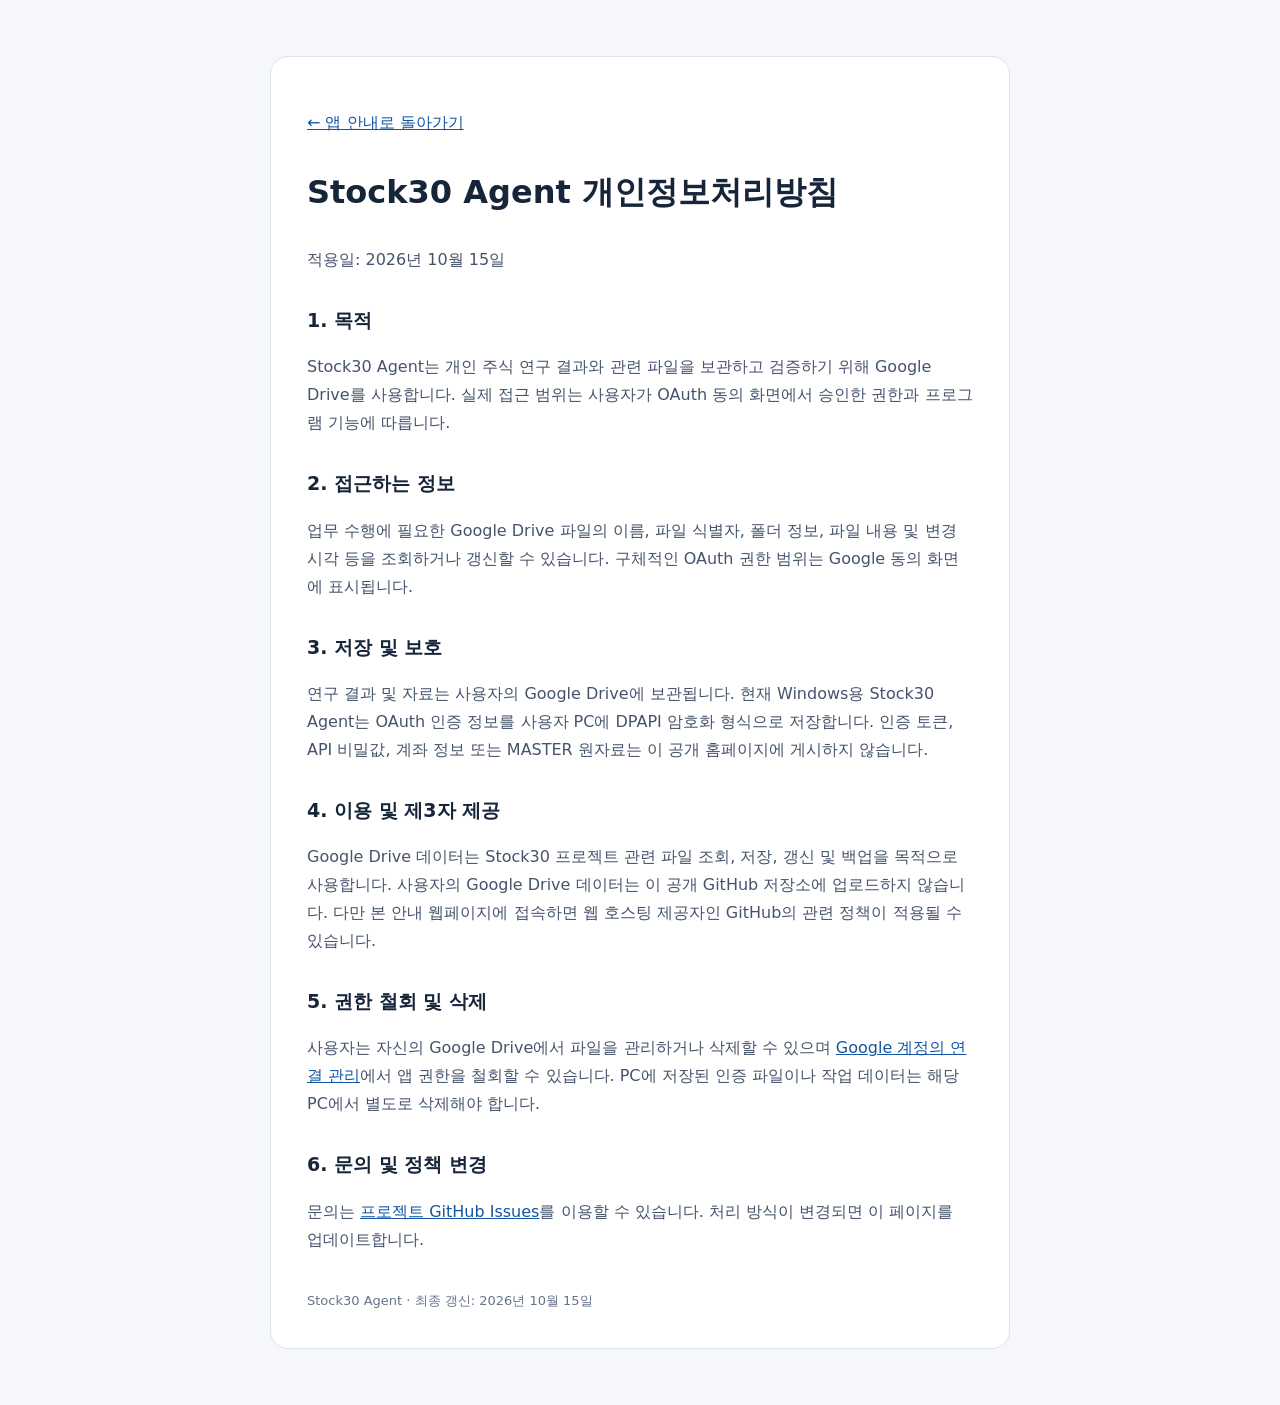
<file: privacy.html>
<!doctype html>
<html lang="ko">
<head>
<meta charset="utf-8"><meta name="viewport" content="width=device-width, initial-scale=1"><title>개인정보처리방침 | Stock30 Agent</title>
<style>body{font-family:system-ui,'Malgun Gothic',sans-serif;background:#f5f7fa;color:#17253a;line-height:1.75;margin:0}main{max-width:740px;margin:56px auto;padding:0 22px}article{background:white;border:1px solid #dce3ed;border-radius:18px;padding:36px}h1{font-size:32px}h2{font-size:19px;margin-top:30px}p{color:#45546c}a{color:#1356a3}footer{margin-top:36px;color:#66748a;font-size:13px}</style>
</head>
<body><main><article>
<p><a href="./">← 앱 안내로 돌아가기</a></p>
<h1>Stock30 Agent 개인정보처리방침</h1>
<p>적용일: 2026년 10월 15일</p>
<h2>1. 목적</h2>
<p>Stock30 Agent는 개인 주식 연구 결과와 관련 파일을 보관하고 검증하기 위해 Google Drive를 사용합니다. 실제 접근 범위는 사용자가 OAuth 동의 화면에서 승인한 권한과 프로그램 기능에 따릅니다.</p>
<h2>2. 접근하는 정보</h2>
<p>업무 수행에 필요한 Google Drive 파일의 이름, 파일 식별자, 폴더 정보, 파일 내용 및 변경 시각 등을 조회하거나 갱신할 수 있습니다. 구체적인 OAuth 권한 범위는 Google 동의 화면에 표시됩니다.</p>
<h2>3. 저장 및 보호</h2>
<p>연구 결과 및 자료는 사용자의 Google Drive에 보관됩니다. 현재 Windows용 Stock30 Agent는 OAuth 인증 정보를 사용자 PC에 DPAPI 암호화 형식으로 저장합니다. 인증 토큰, API 비밀값, 계좌 정보 또는 MASTER 원자료는 이 공개 홈페이지에 게시하지 않습니다.</p>
<h2>4. 이용 및 제3자 제공</h2>
<p>Google Drive 데이터는 Stock30 프로젝트 관련 파일 조회, 저장, 갱신 및 백업을 목적으로 사용합니다. 사용자의 Google Drive 데이터는 이 공개 GitHub 저장소에 업로드하지 않습니다. 다만 본 안내 웹페이지에 접속하면 웹 호스팅 제공자인 GitHub의 관련 정책이 적용될 수 있습니다.</p>
<h2>5. 권한 철회 및 삭제</h2>
<p>사용자는 자신의 Google Drive에서 파일을 관리하거나 삭제할 수 있으며 <a href="https://myaccount.google.com/connections">Google 계정의 연결 관리</a>에서 앱 권한을 철회할 수 있습니다. PC에 저장된 인증 파일이나 작업 데이터는 해당 PC에서 별도로 삭제해야 합니다.</p>
<h2>6. 문의 및 정책 변경</h2>
<p>문의는 <a href="https://github.com/ddmsg69-crypto/stock30-agent/issues">프로젝트 GitHub Issues</a>를 이용할 수 있습니다. 처리 방식이 변경되면 이 페이지를 업데이트합니다.</p>
<footer>Stock30 Agent · 최종 갱신: 2026년 10월 15일</footer>
</article></main></body></html>
</file>
<file: stock30-private.css>
:root{color-scheme:dark;--bg:#070e19;--panel:#101b2c;--deep:#0b1625;--line:#27384e;--blue:#429cff;--text:#e8f0fd;--muted:#90a5c1;--green:#34d9a9;--red:#ff768c;--amber:#ffc27d;--surface:#142239}
*{box-sizing:border-box}html{scroll-behavior:smooth}body{margin:0;color:var(--text);background:radial-gradient(circle at 25% 0,#12223b 0,transparent 40%),var(--bg);font:13px/1.55 system-ui,-apple-system,"Apple SD Gothic Neo","Malgun Gothic",sans-serif;min-height:100vh}button,input,select{font:inherit}button{cursor:pointer}button:disabled{opacity:.42;cursor:not-allowed}button:focus-visible,input:focus-visible,select:focus-visible,a:focus-visible{outline:2px solid #77baff;outline-offset:2px}a{color:#89c8ff}.muted{color:var(--muted)}.positive{color:var(--green)}.negative{color:var(--red)}.amber{color:var(--amber)}.hint{color:#758fae;font-size:11px}.topbar{position:sticky;top:0;z-index:10;background:#0b1424ee;border-bottom:1px solid var(--line);backdrop-filter:blur(12px);padding:10px 19px;display:flex;align-items:center;justify-content:space-between;gap:14px;min-height:63px}.logo{display:flex;align-items:center;gap:10px}.logo-bars{display:flex;align-items:flex-end;height:26px;gap:4px}.logo-bars i{display:block;width:6px;background:#418aff;border-radius:4px 4px 1px 1px}.logo-bars i:nth-child(1){height:12px}.logo-bars i:nth-child(2){height:20px}.logo-bars i:nth-child(3){height:16px}.logo-bars i:nth-child(4){height:26px}.logo-name{font-size:22px;letter-spacing:-.6px;font-weight:850;white-space:nowrap}.outline-badge{border:1px solid #2a63a6;border-radius:24px;background:#112540;color:#79baff;padding:5px 9px;font-size:10px;white-space:nowrap}.top-actions{display:flex;gap:8px;align-items:center}.top-control,.thin-btn,.quiet-btn{color:#d9eaff;border:1px solid #32465e;background:#17263a;padding:8px 11px;border-radius:8px}.top-control.primary,.primary-btn{color:white;background:#195aaa;border:1px solid #358bf5;border-radius:8px;padding:9px 13px;font-weight:750}.top-control:hover:not(:disabled),.thin-btn:hover:not(:disabled),.primary-btn:hover:not(:disabled),.quiet-btn:hover{filter:brightness(1.15)}.live-chip{white-space:nowrap;color:#ffcf89;background:#312619;border:1px solid #73522d;border-radius:7px;padding:7px 11px}.shell{max-width:1880px;margin:auto;padding:15px 15px 65px}.notice{color:#bed3ec;border:1px solid #354862;background:#132034;border-radius:9px;padding:11px 14px;margin-bottom:12px;font-size:12px}.notice strong{color:#ffd28b}.card{background:linear-gradient(140deg,#111e31,#0d1828);border:1px solid #283950;border-radius:12px;min-width:0}.setup-panel{margin-bottom:12px;padding:17px 18px}.setup-panel[hidden]{display:none}.setup-title{display:flex;justify-content:space-between;gap:10px;align-items:start}.setup-title h2{margin:0;font-size:16px}.setup-title p{margin:4px 0 13px;color:#97b2d1;font-size:12px}.setup-grid{display:grid;grid-template-columns:2fr 1.6fr 1.2fr;gap:10px}.setup-grid label{font-size:11px;color:#bdd0e8;display:grid;gap:6px;font-weight:730}.setup-grid input{width:100%;min-width:0;color:#e7f4ff;background:#0a1728;border:1px solid #324861;border-radius:8px;padding:11px 10px;font-size:12px}.setup-actions{display:flex;align-items:center;gap:13px;margin-top:11px}.small-note{font-size:11px;color:#8da2bd}.workflow{margin-bottom:12px;padding:14px}.workflow-head{display:flex;justify-content:space-between;align-items:center;margin-bottom:12px}.step-row{display:grid;grid-template-columns:repeat(4,minmax(0,1fr));gap:9px}.step{display:flex;align-items:center;gap:8px;background:#0b1a2e;border:1px solid #263952;border-radius:8px;padding:11px;min-height:64px}.step-number{width:24px;height:24px;display:grid;place-items:center;background:#214a7f;border-radius:7px;color:#b9dcff;font-weight:900}.step div{min-width:0}.step b{display:block;font-size:12px}.step small{display:block;font-size:10px;color:#7998bc;overflow:hidden;text-overflow:ellipsis;white-space:nowrap}.step button,.step-state{margin-left:auto;white-space:nowrap;font-size:10px}.step-state{color:#e7b96c}.workflow-bottom{border-top:1px solid #2d3d52;margin-top:12px;padding-top:12px;display:flex;align-items:center;gap:12px;flex-wrap:wrap;justify-content:flex-start;font-size:11px;color:#abc2da}.workflow-bottom>div{margin-right:auto;flex:1;min-width:220px}.upload-label{position:relative;border:1px solid #395477;background:#193453;color:#bcdfff;padding:7px 11px;border-radius:7px;cursor:pointer;white-space:nowrap}.upload-label input{position:absolute;opacity:0;width:1px;height:1px;left:50%;bottom:0}.quiet-btn{font-size:11px}.kpi-grid{display:grid;grid-template-columns:repeat(7,minmax(0,1fr));gap:9px;margin-bottom:13px}.kpi{padding:14px;min-height:139px}.kpi-name{font-size:12px;font-weight:750;color:#bed3eb}.kpi-name em{font-style:normal;color:#479fff;font-size:16px;margin-right:6px}.kpi-value{font-size:clamp(18px,2vw,29px);font-weight:880;letter-spacing:-.6px;margin:14px 0 8px;font-variant-numeric:tabular-nums}.kpi-value small{font-size:12px;font-weight:500;color:#7697bb}.kpi-sub{font-size:11px;color:#93aac5;line-height:1.75}.kpi-graph{display:flex;align-items:flex-end;height:25px;gap:5px;margin-top:4px}.kpi-graph i{flex:1;min-height:3px;background:linear-gradient(180deg,#6aacff,#1751a6);border-radius:2px 2px 0 0}.main-grid{display:grid;grid-template-columns:minmax(0,1fr) 345px;gap:12px}.terminal{overflow:hidden;min-height:630px}.tabs{display:flex;gap:4px;padding:0 12px;border-bottom:1px solid #293950;overflow:auto}.tabs button{border:0;border-bottom:3px solid transparent;background:none;padding:14px 17px;color:#a4b6d0;font-weight:770;white-space:nowrap}.tabs button.active{color:#7bc0ff;border-bottom-color:#3b8dff}.tabs button:hover{color:white}.controls{padding:12px;display:flex;align-items:center;gap:10px;justify-content:space-between;flex-wrap:wrap}.filters{display:flex;flex-wrap:wrap;gap:6px}.filters button{border:1px solid #334760;background:#17273d;color:#acc5e4;border-radius:7px;padding:7px 11px;font-size:11px}.filters button.active{background:#163e6d;border-color:#438eeb;color:#a0d0ff}.right-tools{display:flex;gap:7px}.right-tools input,.right-tools select{background:#0c192a;color:#cfe5fa;border:1px solid #344760;border-radius:7px;padding:8px 10px;min-width:0}.right-tools input{min-width:160px}.tab-content{padding:0 12px 14px;min-height:540px}.data-wrap{overflow:auto;border:1px solid #26374c;border-radius:8px}.stock-table{border-collapse:collapse;white-space:nowrap;width:100%;min-width:950px;font-size:12px}.stock-table thead{background:#19283d}.stock-table th{text-align:right;padding:12px 10px;font-size:11px;color:#96abc5}.stock-table th:first-child,.stock-table th:nth-child(2){text-align:left}.stock-table td{padding:11px 10px;border-bottom:1px solid #27374c;text-align:right}.stock-table td:first-child,.stock-table td:nth-child(2){text-align:left}.stock-table tbody tr:hover{background:#192f4c;cursor:pointer}.stock-table tbody tr.selected{background:#153655}.stock-name{font-weight:770}.stock-code{font-size:10px;color:#7190b5;display:block}.score{color:#8fc4ff;font-variant-numeric:tabular-nums}.status{border-radius:6px;border:1px solid;padding:3px 7px;font-size:10px;font-weight:850}.status.success{color:#49e6b5;background:#0f3b32;border-color:#287863}.status.fail{color:#ff95a4;background:#40212e;border-color:#704254}.status.track{color:#84bafa;background:#143052;border-color:#3467a4}.status.wait{color:#bec9d9;background:#243044;border-color:#3e5068}.table-foot{padding:12px 1px;font-size:11px;color:#829dbb}.detail{padding:17px;position:sticky;top:80px;min-height:500px}.detail h2{margin:0;font-size:19px}.detail .sub{font-size:11px;color:#849cb8;margin:4px 0 10px}.detail-price{font-size:27px;font-weight:870;letter-spacing:-.6px;margin:12px 0 3px}.detail small{color:#829ab8}.detail-h{font-weight:800;margin:22px 0 10px;border-top:1px solid #2b3c53;padding-top:14px}.chartbox{background:#0d1a2c;border:1px solid #283e57;border-radius:10px;padding:12px;margin:14px 0 8px;min-height:178px}.chartbox svg{width:100%;height:170px}.chart-note{font-size:10px;color:#829fbf;margin-top:5px}.reason-list{list-style:none;padding:0;display:grid;gap:8px}.reason-list li{padding:10px;background:#132641;border:1px solid #29415a;border-radius:8px;color:#b6cee7;font-size:12px}.reason-list li strong{color:#eaf4ff}.reason-card{background:#13243b;border:1px solid #2c4259;border-radius:9px;padding:14px;margin-bottom:10px;cursor:pointer;text-align:left;width:100%;color:inherit}.reason-card:hover{border-color:#448ff3}.reason-card b{display:block;margin-bottom:7px;font-size:13px}.reason-card p{font-size:12px;color:#a8c1de;margin:5px 0}.day-grid{display:grid;grid-template-columns:repeat(auto-fill,minmax(192px,1fr));gap:10px}.day-card{border:1px solid #293e57;background:#13243b;border-radius:10px;padding:15px;cursor:pointer;color:inherit;text-align:left}.day-card.active{border-color:#4a9af8}.day-card b{font-size:18px;display:block;margin:8px 0}.day-card small{color:#89a5c2}.learning-grid{display:grid;grid-template-columns:repeat(auto-fill,minmax(220px,1fr));gap:10px}.learning-card{border:1px solid #2e4460;background:#102139;border-radius:10px;padding:17px}.learning-card h3{font-size:12px;color:#b5d7ff;margin:0 0 12px}.learning-card strong{font-size:22px}.learning-card p{color:#8fa7c2;margin:9px 0 0;font-size:11px}.empty{padding:65px 16px;text-align:center;color:#99b2cf}.empty strong{display:block;color:#e2edf9;font-size:16px;margin-bottom:8px}.bottom{position:fixed;bottom:0;left:0;right:0;background:#0b1422e9;border-top:1px solid #2a3c51;display:flex;align-items:center;gap:18px;padding:11px 17px;color:#a8bfdb;font-size:11px;z-index:9;backdrop-filter:blur(8px);white-space:nowrap;overflow:auto}.green-dot{width:7px;height:7px;border-radius:50%;background:var(--green);flex:none}.divider{color:#465d79}
@media(max-width:1500px){.kpi-grid{grid-template-columns:repeat(4,minmax(0,1fr))}.main-grid{grid-template-columns:minmax(0,1fr) 330px}}@media(max-width:1100px){.step-row{grid-template-columns:repeat(2,minmax(0,1fr))}.setup-grid{grid-template-columns:1fr 1fr}.main-grid{grid-template-columns:1fr}.detail{position:static}.kpi-grid{grid-template-columns:repeat(3,minmax(0,1fr))}}@media(max-width:680px){.shell{padding:9px 8px 65px}.topbar{flex-wrap:wrap;padding:9px}.logo-name{font-size:18px}.outline-badge{font-size:9px}.top-actions{width:100%;justify-content:space-between;flex-wrap:wrap}.live-chip{flex:1}.setup-grid{grid-template-columns:1fr}.setup-actions{flex-wrap:wrap}.step-row{grid-template-columns:1fr}.kpi-grid{grid-template-columns:repeat(2,minmax(0,1fr));gap:7px}.kpi{min-height:123px;padding:12px}.kpi-grid>.kpi:last-child{grid-column:span 2}.kpi-value{font-size:23px}.tabs button{padding:12px 11px}.right-tools{flex:1;width:100%}.right-tools input{flex:1}.day-grid{grid-template-columns:repeat(2,minmax(0,1fr))}.bottom{gap:10px}}

.workflow.compact .step-row,.workflow.compact .workflow-bottom{display:none}.workflow.compact .workflow-head{margin-bottom:0}

/* v0.4 clean login front; one-time advanced setup remains available. */
.welcome-panel[hidden],.workflow[hidden]{display:none!important}
.welcome-panel{max-width:740px;margin:40px auto 22px;padding:46px 28px;text-align:center;box-shadow:0 16px 55px rgba(0,0,0,.18)}
.welcome-inner{max-width:540px;margin:auto}.welcome-lock{display:inline-grid;place-items:center;width:56px;height:56px;border-radius:17px;background:#174077;color:#78b8ff;font-size:32px;margin-bottom:13px}
.welcome-eyebrow{font-weight:800;color:#68a5ff;letter-spacing:2px;font-size:10px;margin:8px 0}
.welcome-panel h1{margin:12px 0;font-size:clamp(24px,4vw,34px);letter-spacing:-.8px}
.welcome-panel p{color:#9ebbd9;font-size:13px;line-height:1.8}
.welcome-google{display:flex;justify-content:center;align-items:center;gap:13px;margin:24px auto 16px;background:#f8fafc;color:#19314f;border:0;border-radius:9px;font-size:16px;font-weight:780;cursor:pointer;padding:14px 25px;min-width:280px;box-shadow:0 5px 18px #0003}
.welcome-google:hover{background:white;transform:translateY(-1px)}.g-mark{font-weight:900;color:#4285f4;font-size:25px}
.welcome-hint{font-size:12px!important;color:#8cbff5!important}.welcome-safety{font-size:11px!important;opacity:.8}
@media(max-width:680px){.welcome-panel{margin:15px 4px;padding:29px 14px}.welcome-google{min-width:0;width:100%}}

.dashboard-body[hidden]{display:none!important}


.refresh-status{padding:12px 16px;margin-bottom:12px;overflow-wrap:anywhere}
.refresh-status p{margin:4px 0;line-height:1.7}
.observation-note{margin:12px 0;padding:12px;border:1px solid #735b36;border-radius:8px;background:#2b261c;font-size:12px;line-height:1.7;overflow-wrap:anywhere}
.observation-note strong{color:#ffd28b}.observation-note p{margin:6px 0;color:#c8bca7}
.d0-tag{display:block;margin-top:6px;color:#ffd28b;font-size:10px}
@media(max-width:680px){.right-tools input{min-width:0;width:0}.day-card{min-width:0;overflow-wrap:anywhere}.workflow-head{flex-wrap:wrap;gap:6px}}
</file>
